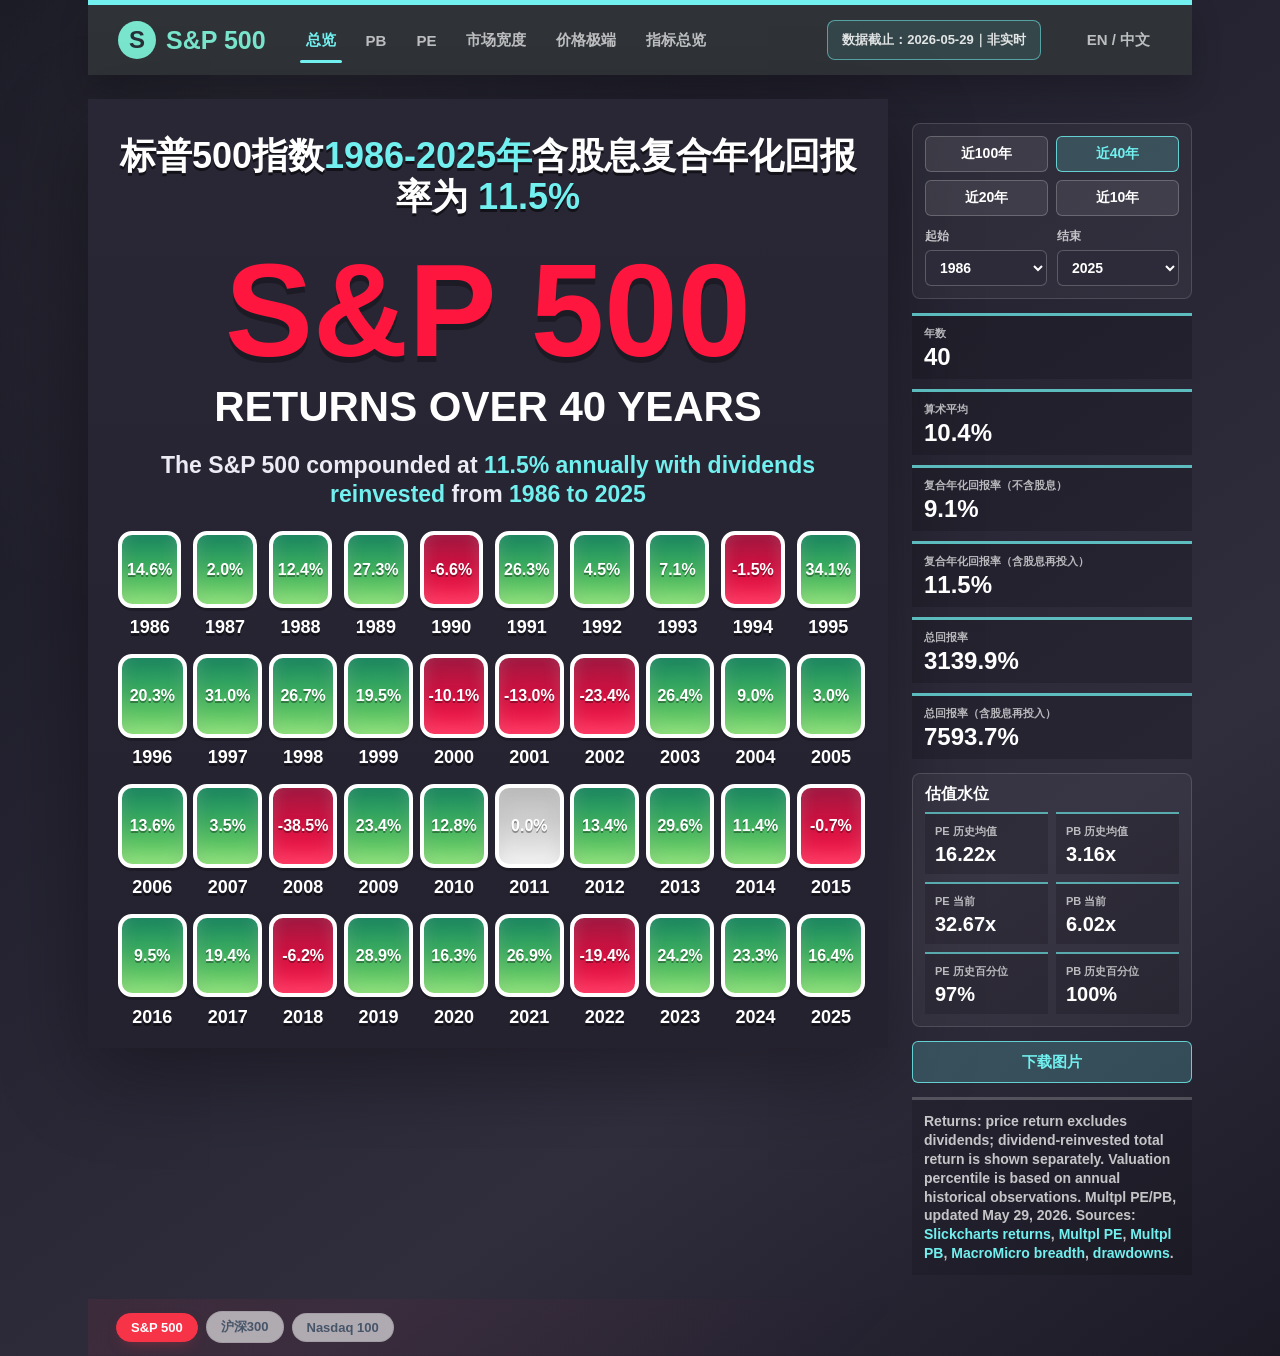
<file: index.html>
<!doctype html>
<html lang="zh-CN">
  <head>
    <meta charset="utf-8" />
    <meta name="viewport" content="width=device-width, initial-scale=1" />
    <title>S&amp;P 500 Returns Over the Last 40 Years</title>
    <link rel="stylesheet" href="styles.css" />
  </head>
  <body>
    <div class="page-shell">
      <div class="index-switcher" role="group" aria-label="Index switcher">
        <a class="active" href="index.html">S&amp;P 500</a>
        <a href="csi300.html">沪深300</a>
        <a href="nasdaq100.html">Nasdaq 100</a>
      </div>
      <nav class="top-nav" aria-label="Page views">
        <a class="brand" href="#" aria-label="S&P 500 dashboard home">
          <span class="brand-mark">S</span>
          <strong>S&amp;P 500</strong>
        </a>
        <div class="nav-links" role="group" aria-label="Dashboard sections">
          <button type="button" class="active" data-view="overview" data-ui="navOverview">总览</button>
          <button type="button" data-view="pb">PB</button>
          <button type="button" data-view="pe">PE</button>
          <button type="button" data-view="breadth" data-ui="navBreadth">市场宽度</button>
          <button type="button" data-view="extremes" data-ui="navExtremes">价格极端</button>
          <button type="button" data-view="metrics" data-ui="navMetrics">指标总览</button>
        </div>
        <div class="data-date-badge" data-ui="dataAsOf">数据截止：2026-05-29｜非实时</div>
        <button class="language-toggle" type="button" id="languageToggle">EN / 中文</button>
      </nav>

      <main class="poster" aria-label="S&P 500 returns and valuation views">
        <section class="view-panel active" id="overviewView" data-panel="overview">
          <section class="headline">
            <p class="cn-title">标普500指数<span id="rangeLabelCn">1986-2025年</span>含股息复合年化回报率为 <span id="avgLabel">11.5%</span></p>
            <h1>S&amp;P 500</h1>
            <p class="subtitle" id="subtitle">RETURNS OVER 40 YEARS</p>
            <p class="note">The S&amp;P 500 compounded at <span id="avgLabelEn">11.5% annually with dividends reinvested</span> from <span id="rangeLabelEn">1986 to 2025</span></p>
          </section>

          <section class="returns-grid" id="returnsGrid" aria-label="Annual S&P 500 returns from 1985 to 2024">
          </section>
        </section>

        <section class="view-panel chart-view" id="pbView" data-panel="pb" aria-label="S&P 500 PB chart">
          <header class="chart-header">
            <p data-ui="valuationChartTitle">估值折线图</p>
            <h1>S&amp;P 500 PB</h1>
            <div class="chart-summary">
              <span><span data-ui="current">当前</span> <strong id="pbChartCurrent">6.02x</strong></span>
              <span><span data-ui="historicalAverage">历史均值</span> <strong id="pbChartAverage">3.16x</strong></span>
              <span><span data-ui="historicalPercentile">历史百分位</span> <strong id="pbChartPercentile">100%</strong></span>
            </div>
          </header>
          <div class="line-chart" id="pbChart"></div>
        </section>

        <section class="view-panel chart-view" id="peView" data-panel="pe" aria-label="S&P 500 PE chart">
          <header class="chart-header">
            <p data-ui="valuationChartTitle">估值折线图</p>
            <h1>S&amp;P 500 PE</h1>
            <div class="chart-summary">
              <span><span data-ui="current">当前</span> <strong id="peChartCurrent">32.67x</strong></span>
              <span><span data-ui="historicalAverage">历史均值</span> <strong id="peChartAverage">16.22x</strong></span>
              <span><span data-ui="historicalPercentile">历史百分位</span> <strong id="peChartPercentile">97%</strong></span>
            </div>
          </header>
          <div class="line-chart" id="peChart"></div>
        </section>

        <section class="view-panel chart-view" id="breadthView" data-panel="breadth" aria-label="S&P 500 market breadth chart">
          <header class="chart-header">
            <p data-ui="navBreadth">市场宽度</p>
            <h1>S&amp;P 500 Breadth</h1>
            <div class="chart-summary">
              <span><span data-ui="ma50Label">MA50 上方股票</span> <strong id="breadthMa50">52.28%</strong></span>
              <span><span data-ui="ma200Label">MA200 上方股票</span> <strong id="breadthMa200">55.26%</strong></span>
              <span>S&amp;P 500 <strong id="breadthIndex">7580.06</strong></span>
            </div>
          </header>
          <div class="line-chart breadth-chart" id="breadthChart"></div>
        </section>

        <section class="view-panel extremes-view" id="extremesView" data-panel="extremes" aria-label="S&P 500 price extremes">
          <header class="chart-header">
            <p data-ui="extremeDataTitle">价格极端数据</p>
            <h1>S&amp;P 500 Drawdowns</h1>
            <div class="chart-summary">
              <span><span data-ui="sample">样本</span> <strong id="extremeCount">0</strong></span>
              <span><span data-ui="maxDrawdown">最大跌幅</span> <strong id="worstDrawdown">-86.2%</strong></span>
              <span><span data-ui="longestDuration">最长持续</span> <strong id="longestDecline">61月</strong></span>
            </div>
          </header>
          <div class="drawdown-table-wrap">
            <table class="drawdown-table">
              <thead>
                <tr>
                  <th data-i18n="event">事件</th>
                  <th data-i18n="peak">峰值</th>
                  <th data-i18n="trough">低点</th>
                  <th data-i18n="duration">持续时间</th>
                  <th data-i18n="decline">跌幅</th>
                </tr>
              </thead>
              <tbody id="drawdownTable"></tbody>
            </table>
          </div>
        </section>

        <section class="view-panel metrics-view" id="metricsView" data-panel="metrics" aria-label="S&P 500 metrics overview">
          <header class="chart-header">
            <p data-ui="metricsTitle">指标总览</p>
            <h1>S&amp;P 500 Metrics</h1>
            <div class="chart-summary">
              <span><span data-ui="built">已完成</span> <strong id="builtMetricCount">0</strong></span>
              <span><span data-ui="nextUp">优先补充</span> <strong id="priorityMetricCount">0</strong></span>
              <span><span data-ui="totalMetrics">全部指标</span> <strong id="totalMetricCount">0</strong></span>
            </div>
            <p class="metrics-note" data-ui="metricsNote">已纳入前面提到的全部 S&amp;P 500 指标，并在右侧写入当前值或最近参考值。</p>
          </header>
          <div class="metrics-board" id="metricsBoard"></div>
        </section>
      </main>

      <aside class="sidebar" aria-label="Return range controls and statistics">
        <section class="controls" aria-label="Select year range">
          <div class="quick-ranges" role="group" aria-label="Quick year ranges">
            <button type="button" data-years="100" data-range-label="100">近100年</button>
            <button type="button" data-years="40" data-range-label="40" class="active">近40年</button>
            <button type="button" data-years="20" data-range-label="20">近20年</button>
            <button type="button" data-years="10" data-range-label="10">近10年</button>
          </div>
          <div class="year-selectors">
            <label>
              <span data-ui="start">起始</span>
              <select id="startYear"></select>
            </label>
            <label>
              <span data-ui="end">结束</span>
              <select id="endYear"></select>
            </label>
          </div>
        </section>

        <section class="stats" aria-label="Selected range statistics">
          <div><span data-ui="years">Years</span><strong id="countLabel">40</strong></div>
          <div><span data-ui="average">算术平均</span><strong id="statAverage">10.4%</strong></div>
          <div><span data-ui="compoundAnnualReturn">复合年化回报率（不含股息）</span><strong id="statCagr">9.1%</strong></div>
          <div><span data-ui="compoundAnnualReturnWithDividends">复合年化回报率（含股息再投入）</span><strong id="statCagrWithDividends">11.5%</strong></div>
          <div><span data-ui="totalReturn">Total Return</span><strong id="statTotalReturn">3139.9%</strong></div>
          <div><span data-ui="totalReturnWithDividends">总回报率（含股息再投入）</span><strong id="statTotalReturnWithDividends">7593.7%</strong></div>
        </section>

        <section class="valuation-panel" aria-label="S&P 500 valuation levels">
          <h2 data-ui="valuationLevel">估值水位</h2>
          <div class="valuation-grid">
            <div><span data-ui="peAvg">PE 历史均值</span><strong id="peAverage">16.22x</strong></div>
            <div><span data-ui="pbAvg">PB 历史均值</span><strong id="pbAverage">3.16x</strong></div>
            <div><span data-ui="peNow">PE 当前</span><strong id="peCurrent">32.67x</strong></div>
            <div><span data-ui="pbNow">PB 当前</span><strong id="pbCurrent">6.02x</strong></div>
            <div><span data-ui="pePercentileLabel">PE 历史百分位</span><strong id="pePercentile">97%</strong></div>
            <div><span data-ui="pbPercentileLabel">PB 历史百分位</span><strong id="pbPercentile">100%</strong></div>
          </div>
        </section>

        <button class="download-button" type="button" id="downloadPoster" data-ui="download">下载图片</button>

        <footer class="source-note">
          Returns: price return excludes dividends; dividend-reinvested total return is shown separately.
          Valuation percentile is based on annual historical observations. Multpl PE/PB, updated May 29, 2026.
          Sources:
          <a href="https://www.slickcharts.com/sp500/returns/details">Slickcharts returns</a>,
          <a href="https://www.multpl.com/s-p-500-pe-ratio">Multpl PE</a>,
          <a href="https://www.multpl.com/s-p-500-price-to-book">Multpl PB</a>,
          <a href="https://en.macromicro.me/collections/16106/20Charts_344136/81081/S-P-500-Breadth">MacroMicro breadth</a>,
          <a href="https://www.trendfollowing.com/pdfs/sp.pdf">drawdowns</a>.
        </footer>
      </aside>
    </div>
    <script src="sp500-poster.js?v=20260602-data-date"></script>
  </body>
</html>
</file>
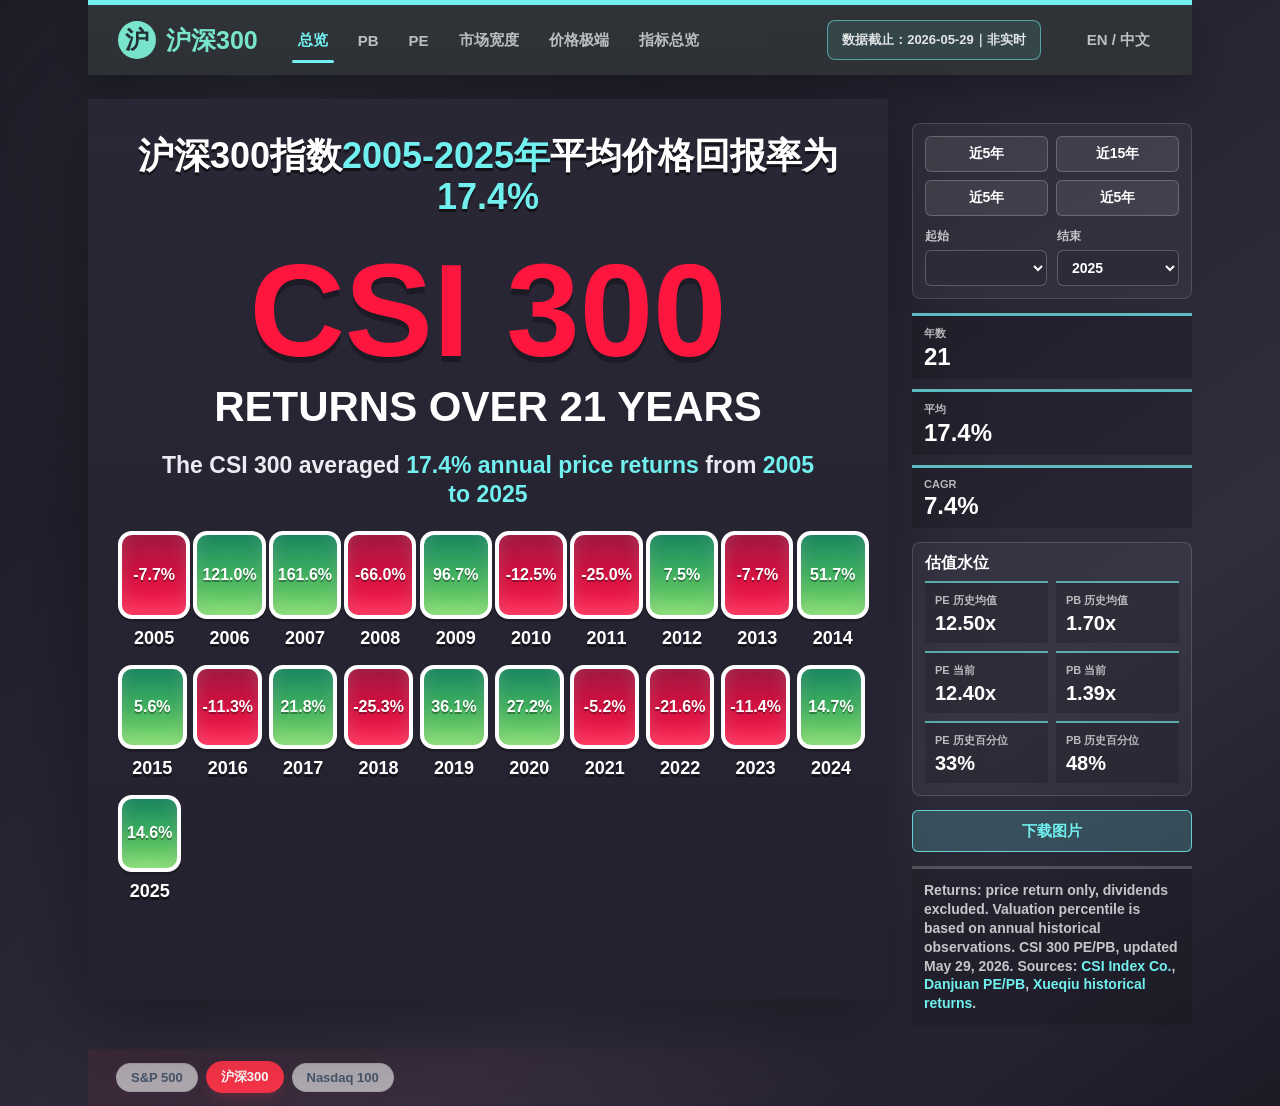
<file: csi300.html>
<!doctype html>
<html lang="zh-CN">
  <head>
    <meta charset="utf-8" />
    <meta name="viewport" content="width=device-width, initial-scale=1" />
    <title>沪深300 Returns Over the Last 21 Years</title>
    <link rel="stylesheet" href="styles.css" />
  </head>
  <body>
    <div class="page-shell">
      <div class="index-switcher" role="group" aria-label="Index switcher">
        <a href="index.html">S&amp;P 500</a>
        <a class="active" href="csi300.html">沪深300</a>
        <a href="nasdaq100.html">Nasdaq 100</a>
      </div>
      <nav class="top-nav" aria-label="Page views">
        <a class="brand" href="#" aria-label="CSI 300 dashboard home">
          <span class="brand-mark">沪</span>
          <strong>沪深300</strong>
        </a>
        <div class="nav-links" role="group" aria-label="Dashboard sections">
          <button type="button" class="active" data-view="overview" data-ui="navOverview">总览</button>
          <button type="button" data-view="pb">PB</button>
          <button type="button" data-view="pe">PE</button>
          <button type="button" data-view="breadth" data-ui="navBreadth">市场宽度</button>
          <button type="button" data-view="extremes" data-ui="navExtremes">价格极端</button>
          <button type="button" data-view="metrics" data-ui="navMetrics">指标总览</button>
        </div>
        <div class="data-date-badge" data-ui="dataAsOf">数据截止：2026-05-29｜非实时</div>
        <button class="language-toggle" type="button" id="languageToggle">EN / 中文</button>
      </nav>

      <main class="poster" aria-label="CSI 300 returns and valuation views">
        <section class="view-panel active" id="overviewView" data-panel="overview">
          <section class="headline">
            <p class="cn-title">沪深300指数<span id="rangeLabelCn">2005-2025年</span>平均价格回报率为 <span id="avgLabel">13.7%</span></p>
            <h1>CSI 300</h1>
            <p class="subtitle" id="subtitle">RETURNS OVER 21 YEARS</p>
            <p class="note">The CSI 300 averaged <span id="avgLabelEn">13.7% annual price returns</span> from <span id="rangeLabelEn">2005 to 2025</span></p>
          </section>

          <section class="returns-grid" id="returnsGrid" aria-label="Annual CSI 300 returns from 2005 to 2025">
          </section>
        </section>

        <section class="view-panel chart-view" id="pbView" data-panel="pb" aria-label="CSI 300 PB chart">
          <header class="chart-header">
            <p data-ui="valuationChartTitle">估值折线图</p>
            <h1>CSI 300 PB</h1>
            <div class="chart-summary">
              <span><span data-ui="current">当前</span> <strong id="pbChartCurrent">1.39x</strong></span>
              <span><span data-ui="historicalAverage">历史均值</span> <strong id="pbChartAverage">1.70x</strong></span>
              <span><span data-ui="historicalPercentile">历史百分位</span> <strong id="pbChartPercentile">48%</strong></span>
            </div>
          </header>
          <div class="line-chart" id="pbChart"></div>
        </section>

        <section class="view-panel chart-view" id="peView" data-panel="pe" aria-label="CSI 300 PE chart">
          <header class="chart-header">
            <p data-ui="valuationChartTitle">估值折线图</p>
            <h1>CSI 300 PE</h1>
            <div class="chart-summary">
              <span><span data-ui="current">当前</span> <strong id="peChartCurrent">12.40x</strong></span>
              <span><span data-ui="historicalAverage">历史均值</span> <strong id="peChartAverage">12.50x</strong></span>
              <span><span data-ui="historicalPercentile">历史百分位</span> <strong id="peChartPercentile">33%</strong></span>
            </div>
          </header>
          <div class="line-chart" id="peChart"></div>
        </section>

        <section class="view-panel chart-view" id="breadthView" data-panel="breadth" aria-label="CSI 300 market breadth chart">
          <header class="chart-header">
            <p data-ui="navBreadth">市场宽度</p>
            <h1>CSI 300 Breadth</h1>
            <div class="chart-summary">
              <span><span data-ui="ma50Label">MA50 上方股票</span> <strong id="breadthMa50">51.30%</strong></span>
              <span><span data-ui="ma200Label">MA200 上方股票</span> <strong id="breadthMa200">48.60%</strong></span>
              <span>CSI 300 <strong id="breadthIndex">4035.20</strong></span>
            </div>
          </header>
          <div class="line-chart breadth-chart" id="breadthChart"></div>
        </section>

        <section class="view-panel extremes-view" id="extremesView" data-panel="extremes" aria-label="CSI 300 price extremes">
          <header class="chart-header">
            <p data-ui="extremeDataTitle">价格极端数据</p>
            <h1>CSI 300 Drawdowns</h1>
            <div class="chart-summary">
              <span><span data-ui="sample">样本</span> <strong id="extremeCount">0</strong></span>
              <span><span data-ui="maxDrawdown">最大跌幅</span> <strong id="worstDrawdown">-73.8%</strong></span>
              <span><span data-ui="longestDuration">最长持续</span> <strong id="longestDecline">20月</strong></span>
            </div>
          </header>
          <div class="drawdown-table-wrap">
            <table class="drawdown-table">
              <thead>
                <tr>
                  <th data-i18n="event">事件</th>
                  <th data-i18n="peak">峰值</th>
                  <th data-i18n="trough">低点</th>
                  <th data-i18n="duration">持续时间</th>
                  <th data-i18n="decline">跌幅</th>
                </tr>
              </thead>
              <tbody id="drawdownTable"></tbody>
            </table>
          </div>
        </section>

        <section class="view-panel metrics-view" id="metricsView" data-panel="metrics" aria-label="CSI 300 metrics overview">
          <header class="chart-header">
            <p data-ui="metricsTitle">指标总览</p>
            <h1>CSI 300 Metrics</h1>
            <div class="chart-summary">
              <span><span data-ui="built">已完成</span> <strong id="builtMetricCount">0</strong></span>
              <span><span data-ui="nextUp">优先补充</span> <strong id="priorityMetricCount">0</strong></span>
              <span><span data-ui="totalMetrics">全部指标</span> <strong id="totalMetricCount">0</strong></span>
            </div>
            <p class="metrics-note" data-ui="metricsNote">已纳入前面提到的全部沪深300指标，并在右侧写入当前值或最近参考值。</p>
          </header>
          <div class="metrics-board" id="metricsBoard"></div>
        </section>
      </main>

      <aside class="sidebar" aria-label="Return range controls and statistics">
        <section class="controls" aria-label="Select year range">
          <div class="quick-ranges" role="group" aria-label="Quick year ranges">
            <button type="button" data-years="5" data-range-label="5">近5年</button>
            <button type="button" data-years="15" data-range-label="15" class="active">近15年</button>
            <button type="button" data-years="5" data-range-label="5">近5年</button>
            <button type="button" data-years="5" data-range-label="5">近5年</button>
          </div>
          <div class="year-selectors">
            <label>
              <span data-ui="start">起始</span>
              <select id="startYear"></select>
            </label>
            <label>
              <span data-ui="end">结束</span>
              <select id="endYear"></select>
            </label>
          </div>
        </section>

        <section class="stats" aria-label="Selected range statistics">
          <div><span data-ui="years">Years</span><strong id="countLabel">21</strong></div>
          <div><span data-ui="average">Average</span><strong id="statAverage">13.7%</strong></div>
          <div><span>CAGR</span><strong id="statCagr">8.6%</strong></div>
        </section>

        <section class="valuation-panel" aria-label="CSI 300 valuation levels">
          <h2 data-ui="valuationLevel">估值水位</h2>
          <div class="valuation-grid">
            <div><span data-ui="peAvg">PE 历史均值</span><strong id="peAverage">12.50x</strong></div>
            <div><span data-ui="pbAvg">PB 历史均值</span><strong id="pbAverage">1.70x</strong></div>
            <div><span data-ui="peNow">PE 当前</span><strong id="peCurrent">12.40x</strong></div>
            <div><span data-ui="pbNow">PB 当前</span><strong id="pbCurrent">1.39x</strong></div>
            <div><span data-ui="pePercentileLabel">PE 历史百分位</span><strong id="pePercentile">33%</strong></div>
            <div><span data-ui="pbPercentileLabel">PB 历史百分位</span><strong id="pbPercentile">48%</strong></div>
          </div>
        </section>

        <button class="download-button" type="button" id="downloadPoster" data-ui="download">下载图片</button>

        <footer class="source-note">
          Returns: price return only, dividends excluded.
          Valuation percentile is based on annual historical observations. CSI 300 PE/PB, updated May 29, 2026.
          Sources:
          <a href="https://www.csindex.com.cn/zh-CN/indices/index-detail/000300">CSI Index Co.</a>,
          <a href="https://danjuanapp.com/dj-valuation-table-detail/SH000300">Danjuan PE/PB</a>,
          <a href="https://xueqiu.com">Xueqiu historical returns</a>.
        </footer>
      </aside>
    </div>
    <script src="csi300-poster.js?v=20260602-data-date"></script>
  </body>
</html>
</file>
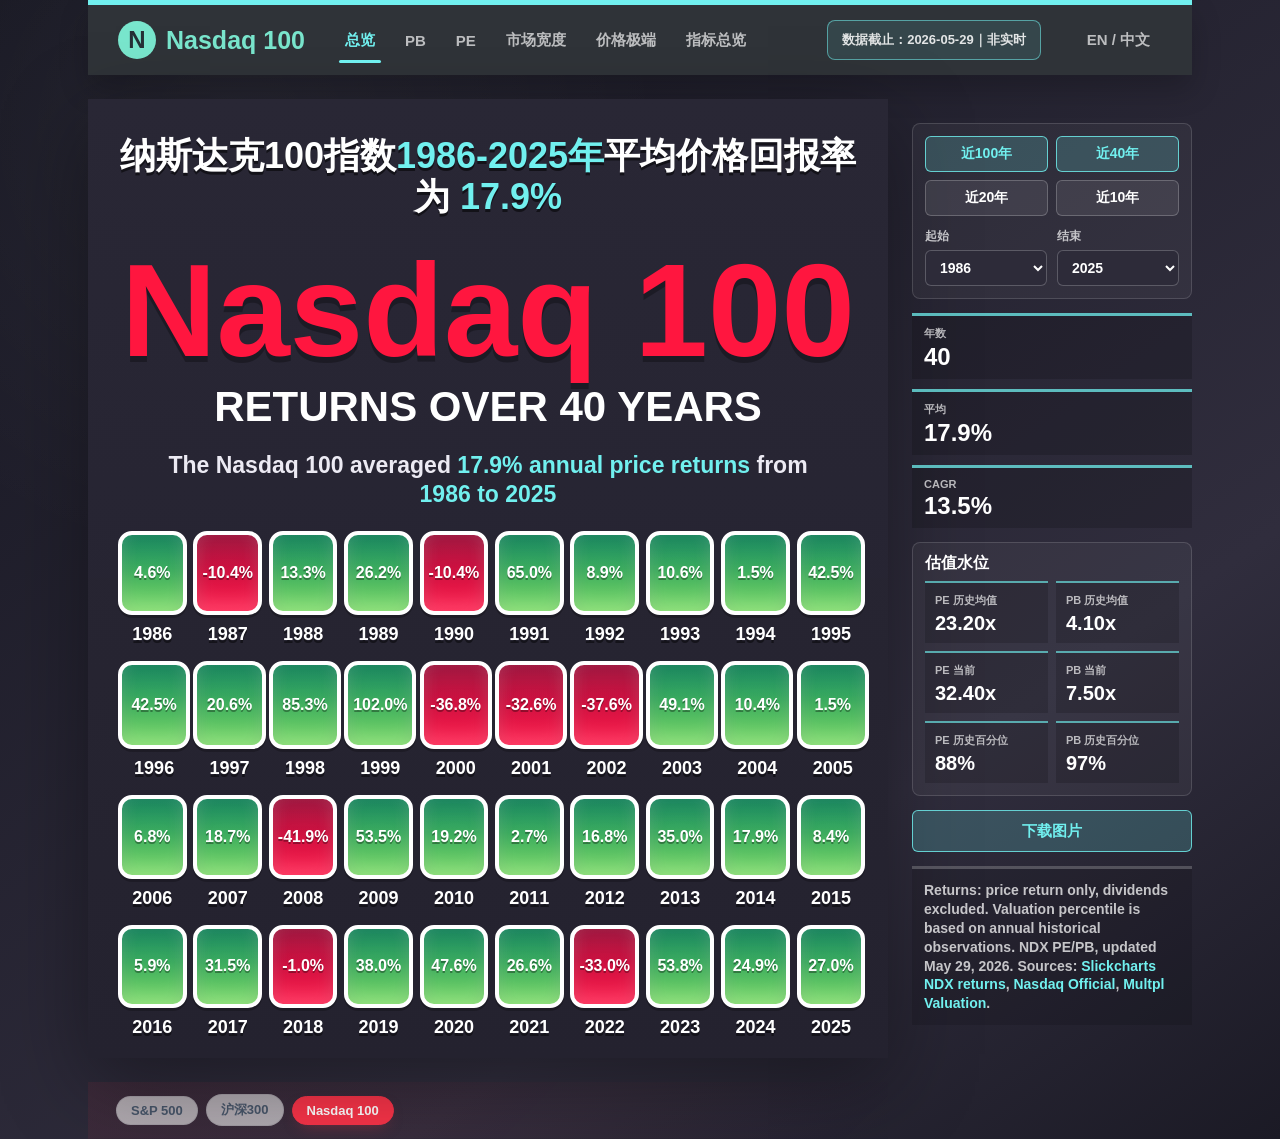
<file: nasdaq100.html>
<!doctype html>
<html lang="zh-CN">
  <head>
    <meta charset="utf-8" />
    <meta name="viewport" content="width=device-width, initial-scale=1" />
    <title>Nasdaq 100 Returns Over the Last 40 Years</title>
    <link rel="stylesheet" href="styles.css" />
  </head>
  <body>
    <div class="page-shell">
      <div class="index-switcher" role="group" aria-label="Index switcher">
        <a href="index.html">S&amp;P 500</a>
        <a href="csi300.html">沪深300</a>
        <a class="active" href="nasdaq100.html">Nasdaq 100</a>
      </div>
      <nav class="top-nav" aria-label="Page views">
        <a class="brand" href="#" aria-label="Nasdaq 100 dashboard home">
          <span class="brand-mark">N</span>
          <strong>Nasdaq 100</strong>
        </a>
        <div class="nav-links" role="group" aria-label="Dashboard sections">
          <button type="button" class="active" data-view="overview" data-ui="navOverview">总览</button>
          <button type="button" data-view="pb">PB</button>
          <button type="button" data-view="pe">PE</button>
          <button type="button" data-view="breadth" data-ui="navBreadth">市场宽度</button>
          <button type="button" data-view="extremes" data-ui="navExtremes">价格极端</button>
          <button type="button" data-view="metrics" data-ui="navMetrics">指标总览</button>
        </div>
        <div class="data-date-badge" data-ui="dataAsOf">数据截止：2026-05-29｜非实时</div>
        <button class="language-toggle" type="button" id="languageToggle">EN / 中文</button>
      </nav>

      <main class="poster" aria-label="Nasdaq 100 returns and valuation views">
        <section class="view-panel active" id="overviewView" data-panel="overview">
          <section class="headline">
            <p class="cn-title">纳斯达克100指数<span id="rangeLabelCn">1986-2025年</span>平均价格回报率为 <span id="avgLabel">16.7%</span></p>
            <h1>Nasdaq 100</h1>
            <p class="subtitle" id="subtitle">RETURNS OVER 40 YEARS</p>
            <p class="note">The Nasdaq 100 averaged <span id="avgLabelEn">16.7% annual price returns</span> from <span id="rangeLabelEn">1986 to 2025</span></p>
          </section>

          <section class="returns-grid" id="returnsGrid" aria-label="Annual Nasdaq 100 returns from 1986 to 2025">
          </section>
        </section>

        <section class="view-panel chart-view" id="pbView" data-panel="pb" aria-label="Nasdaq 100 PB chart">
          <header class="chart-header">
            <p data-ui="valuationChartTitle">估值折线图</p>
            <h1>Nasdaq 100 PB</h1>
            <div class="chart-summary">
              <span><span data-ui="current">当前</span> <strong id="pbChartCurrent">7.50x</strong></span>
              <span><span data-ui="historicalAverage">历史均值</span> <strong id="pbChartAverage">4.10x</strong></span>
              <span><span data-ui="historicalPercentile">历史百分位</span> <strong id="pbChartPercentile">97%</strong></span>
            </div>
          </header>
          <div class="line-chart" id="pbChart"></div>
        </section>

        <section class="view-panel chart-view" id="peView" data-panel="pe" aria-label="Nasdaq 100 PE chart">
          <header class="chart-header">
            <p data-ui="valuationChartTitle">估值折线图</p>
            <h1>Nasdaq 100 PE</h1>
            <div class="chart-summary">
              <span><span data-ui="current">当前</span> <strong id="peChartCurrent">32.40x</strong></span>
              <span><span data-ui="historicalAverage">历史均值</span> <strong id="peChartAverage">23.20x</strong></span>
              <span><span data-ui="historicalPercentile">历史百分位</span> <strong id="peChartPercentile">88%</strong></span>
            </div>
          </header>
          <div class="line-chart" id="peChart"></div>
        </section>

        <section class="view-panel chart-view" id="breadthView" data-panel="breadth" aria-label="Nasdaq 100 market breadth chart">
          <header class="chart-header">
            <p data-ui="navBreadth">市场宽度</p>
            <h1>Nasdaq 100 Breadth</h1>
            <div class="chart-summary">
              <span><span data-ui="ma50Label">MA50 上方股票</span> <strong id="breadthMa50">56.10%</strong></span>
              <span><span data-ui="ma200Label">MA200 上方股票</span> <strong id="breadthMa200">60.40%</strong></span>
              <span>Nasdaq 100 <strong id="breadthIndex">22510.20</strong></span>
            </div>
          </header>
          <div class="line-chart breadth-chart" id="breadthChart"></div>
        </section>

        <section class="view-panel extremes-view" id="extremesView" data-panel="extremes" aria-label="Nasdaq 100 price extremes">
          <header class="chart-header">
            <p data-ui="extremeDataTitle">价格极端数据</p>
            <h1>Nasdaq 100 Drawdowns</h1>
            <div class="chart-summary">
              <span><span data-ui="sample">样本</span> <strong id="extremeCount">0</strong></span>
              <span><span data-ui="maxDrawdown">最大跌幅</span> <strong id="worstDrawdown">-82.9%</strong></span>
              <span><span data-ui="longestDuration">最长持续</span> <strong id="longestDecline">31月</strong></span>
            </div>
          </header>
          <div class="drawdown-table-wrap">
            <table class="drawdown-table">
              <thead>
                <tr>
                  <th data-i18n="event">事件</th>
                  <th data-i18n="peak">峰值</th>
                  <th data-i18n="trough">低点</th>
                  <th data-i18n="duration">持续时间</th>
                  <th data-i18n="decline">跌幅</th>
                </tr>
              </thead>
              <tbody id="drawdownTable"></tbody>
            </table>
          </div>
        </section>

        <section class="view-panel metrics-view" id="metricsView" data-panel="metrics" aria-label="Nasdaq 100 metrics overview">
          <header class="chart-header">
            <p data-ui="metricsTitle">指标总览</p>
            <h1>Nasdaq 100 Metrics</h1>
            <div class="chart-summary">
              <span><span data-ui="built">已完成</span> <strong id="builtMetricCount">0</strong></span>
              <span><span data-ui="nextUp">优先补充</span> <strong id="priorityMetricCount">0</strong></span>
              <span><span data-ui="totalMetrics">全部指标</span> <strong id="totalMetricCount">0</strong></span>
            </div>
            <p class="metrics-note" data-ui="metricsNote">已纳入前面提到的全部纳指100指标，并在右侧写入当前值或最近参考值。</p>
          </header>
          <div class="metrics-board" id="metricsBoard"></div>
        </section>
      </main>

      <aside class="sidebar" aria-label="Return range controls and statistics">
        <section class="controls" aria-label="Select year range">
          <div class="quick-ranges" role="group" aria-label="Quick year ranges">
            <button type="button" data-years="100" data-range-label="100">近100年</button>
            <button type="button" data-years="40" data-range-label="40" class="active">近40年</button>
            <button type="button" data-years="20" data-range-label="20">近20年</button>
            <button type="button" data-years="10" data-range-label="10">近10年</button>
          </div>
          <div class="year-selectors">
            <label>
              <span data-ui="start">起始</span>
              <select id="startYear"></select>
            </label>
            <label>
              <span data-ui="end">结束</span>
              <select id="endYear"></select>
            </label>
          </div>
        </section>

        <section class="stats" aria-label="Selected range statistics">
          <div><span data-ui="years">Years</span><strong id="countLabel">40</strong></div>
          <div><span data-ui="average">Average</span><strong id="statAverage">16.7%</strong></div>
          <div><span>CAGR</span><strong id="statCagr">14.2%</strong></div>
        </section>

        <section class="valuation-panel" aria-label="Nasdaq 100 valuation levels">
          <h2 data-ui="valuationLevel">估值水位</h2>
          <div class="valuation-grid">
            <div><span data-ui="peAvg">PE 历史均值</span><strong id="peAverage">23.20x</strong></div>
            <div><span data-ui="pbAvg">PB 历史均值</span><strong id="pbAverage">4.10x</strong></div>
            <div><span data-ui="peNow">PE 当前</span><strong id="peCurrent">32.40x</strong></div>
            <div><span data-ui="pbNow">PB 当前</span><strong id="pbCurrent">7.50x</strong></div>
            <div><span data-ui="pePercentileLabel">PE 历史百分位</span><strong id="pePercentile">88%</strong></div>
            <div><span data-ui="pbPercentileLabel">PB 历史百分位</span><strong id="pbPercentile">97%</strong></div>
          </div>
        </section>

        <button class="download-button" type="button" id="downloadPoster" data-ui="download">下载图片</button>

        <footer class="source-note">
          Returns: price return only, dividends excluded.
          Valuation percentile is based on annual historical observations. NDX PE/PB, updated May 29, 2026.
          Sources:
          <a href="https://www.slickcharts.com/nasdaq100">Slickcharts NDX returns</a>,
          <a href="https://www.nasdaq.com/market-activity/quotes/nasdaq-ndx-index">Nasdaq Official</a>,
          <a href="https://www.multpl.com">Multpl Valuation</a>.
        </footer>
      </aside>
    </div>
    <script src="nasdaq100-poster.js?v=20260602-data-date"></script>
  </body>
</html>
</file>
<file: styles.css>
:root {
  color-scheme: dark;
  --bg: #22212d;
  --paper: #252331;
  --ink: #fbfbff;
  --muted: #eceaf3;
  --accent: #71f0ef;
  --red: #ff163f;
  --green-top: #078557;
  --green-bottom: #7cdb67;
  --loss-top: #a50937;
  --loss-bottom: #ff1b4b;
  --flat-top: #b3b3b3;
  --flat-bottom: #efefef;
}

* {
  box-sizing: border-box;
}

html,
body {
  min-height: 100%;
}

body {
  margin: 0;
  display: grid;
  place-items: start center;
  background:
    radial-gradient(circle at 18% 12%, rgba(255, 255, 255, 0.05), transparent 30%),
    linear-gradient(145deg, #171722, #302d3d 70%, #1b1a25);
  color: var(--ink);
  font-family: Arial, "PingFang SC", "Microsoft YaHei", system-ui, -apple-system, BlinkMacSystemFont, "Segoe UI", sans-serif;
}

.page-shell {
  display: grid;
  grid-template-columns: minmax(0, 800px) minmax(240px, 280px);
  grid-template-areas:
    "nav nav"
    "main sidebar";
  gap: 24px;
  align-items: start;
  width: min(100vw, 1104px);
}

.top-nav {
  grid-area: nav;
  display: flex;
  align-items: center;
  gap: 34px;
  min-height: 70px;
  padding: 0 30px;
  border-top: 5px solid var(--accent);
  background: #2f3338;
  box-shadow: 0 14px 30px rgba(0, 0, 0, 0.2);
  overflow: hidden;
}

.brand {
  display: inline-flex;
  align-items: center;
  gap: 10px;
  color: #79e6cd;
  text-decoration: none;
  white-space: nowrap;
}

.brand-mark {
  display: grid;
  place-items: center;
  width: 38px;
  height: 38px;
  border-radius: 50%;
  background: #79e6cd;
  color: #263036;
  font-size: 24px;
  font-weight: 900;
}

.brand strong {
  font-size: 25px;
  line-height: 1;
}

.nav-links {
  display: flex;
  align-items: stretch;
  gap: 18px;
  min-width: 0;
  flex: 1;
}

.data-date-badge {
  display: grid;
  place-items: center;
  min-height: 40px;
  padding: 0 14px;
  border: 1px solid rgba(113, 240, 239, 0.55);
  border-radius: 8px;
  background: rgba(113, 240, 239, 0.1);
  color: rgba(255, 255, 255, 0.86);
  font-size: 13px;
  font-weight: 900;
  white-space: nowrap;
}

.top-nav button {
  position: relative;
  min-height: 70px;
  border: 0;
  border-radius: 0;
  background: transparent;
  color: rgba(255, 255, 255, 0.68);
  font-size: 15px;
  font-weight: 800;
  cursor: pointer;
}

.top-nav button:hover,
.top-nav button.active {
  color: var(--accent);
}

.top-nav button.active::after {
  content: "";
  position: absolute;
  right: 0;
  bottom: 12px;
  left: 0;
  height: 3px;
  border-radius: 999px;
  background: var(--accent);
}

.poster {
  grid-area: main;
  width: 100%;
  min-height: min(100vh, 940px);
  padding: clamp(24px, 4vw, 36px) clamp(16px, 3vw, 30px) 22px;
  background:
    linear-gradient(180deg, rgba(255, 255, 255, 0.02), rgba(0, 0, 0, 0.04)),
    var(--paper);
  box-shadow: 0 24px 80px rgba(0, 0, 0, 0.36);
}

.view-panel {
  display: none;
}

.view-panel.active {
  display: block;
}

.headline {
  text-align: center;
}

.cn-title {
  margin: 0;
  font-family: Arial, "PingFang SC", "Microsoft YaHei", sans-serif;
  font-size: clamp(21px, 4vw, 36px);
  font-weight: 900;
  line-height: 1.15;
  color: #fff;
  text-shadow: 0 3px 0 rgba(0, 0, 0, 0.52);
}

.cn-title span,
.note span {
  color: var(--accent);
}

h1 {
  margin: clamp(22px, 4vw, 36px) 0 8px;
  color: var(--red);
  font-size: clamp(70px, 16vw, 132px);
  font-weight: 900;
  line-height: 0.86;
  letter-spacing: 0;
  text-shadow: 0 6px 0 rgba(0, 0, 0, 0.28);
}

.subtitle {
  margin: 18px 0 22px;
  color: #fff;
  font-size: clamp(26px, 5vw, 42px);
  font-weight: 600;
  line-height: 1.05;
}

.note {
  margin: 0 auto 22px;
  max-width: 680px;
  color: var(--muted);
  font-size: clamp(14px, 2.4vw, 23px);
  font-weight: 800;
  line-height: 1.25;
}

.sidebar {
  grid-area: sidebar;
  position: sticky;
  top: 24px;
  display: grid;
  gap: 14px;
  padding-top: 24px;
}

.chart-view {
  min-height: 880px;
}

.chart-header {
  position: relative;
  text-align: center;
}

.language-toggle {
  min-height: 34px;
  padding: 0 12px;
  border: 1px solid rgba(113, 240, 239, 0.68);
  border-radius: 6px;
  background: rgba(113, 240, 239, 0.14);
  color: var(--accent);
  font-size: 13px;
  font-weight: 900;
  cursor: pointer;
  white-space: nowrap;
}

.language-toggle:hover {
  background: rgba(113, 240, 239, 0.24);
}

.chart-header p {
  margin: 0;
  color: var(--accent);
  font-size: 22px;
  font-weight: 900;
}

.chart-header h1 {
  margin: 18px 0 22px;
  font-size: clamp(64px, 13vw, 116px);
}

.chart-summary {
  display: grid;
  grid-template-columns: repeat(3, minmax(0, 1fr));
  gap: 10px;
  margin: 0 0 24px;
}

.chart-summary span {
  display: grid;
  gap: 6px;
  padding: 12px;
  border-top: 3px solid rgba(113, 240, 239, 0.75);
  background: rgba(0, 0, 0, 0.16);
  color: rgba(255, 255, 255, 0.68);
  font-size: 13px;
  font-weight: 800;
}

.chart-summary strong {
  color: #fff;
  font-size: 26px;
  line-height: 1;
}

.line-chart {
  min-height: 560px;
  padding: 8px 0 0;
}

.line-chart svg {
  display: block;
  width: 100%;
  height: auto;
}

.chart-axis,
.chart-grid-line {
  stroke: rgba(255, 255, 255, 0.18);
  stroke-width: 1;
}

.chart-average-line {
  stroke: rgba(113, 240, 239, 0.68);
  stroke-width: 2;
  stroke-dasharray: 8 8;
}

.chart-series {
  fill: none;
  stroke: #ff394d;
  stroke-width: 4;
  stroke-linejoin: round;
  stroke-linecap: round;
}

.chart-point {
  fill: #8df2f1;
  stroke: #fff;
  stroke-width: 3;
}

.breadth-ma50 {
  fill: none;
  stroke: #91d8c5;
  stroke-width: 3;
  stroke-linejoin: round;
  stroke-linecap: round;
}

.breadth-ma200 {
  fill: none;
  stroke: #ef6049;
  stroke-width: 3;
  stroke-linejoin: round;
  stroke-linecap: round;
}

.breadth-index {
  fill: none;
  stroke: #f3f5ff;
  stroke-width: 4;
  stroke-linejoin: round;
  stroke-linecap: round;
}

.chart-threshold {
  stroke: rgba(255, 255, 255, 0.48);
  stroke-width: 2;
  stroke-dasharray: 8 8;
}

.chart-legend {
  fill: rgba(255, 255, 255, 0.86);
  font-size: 13px;
  font-weight: 800;
}

.extremes-view {
  min-height: 880px;
}

.drawdown-table-wrap {
  overflow: auto;
  border: 1px solid rgba(255, 255, 255, 0.14);
  border-radius: 8px;
  background: rgba(0, 0, 0, 0.14);
}

.drawdown-table {
  width: 100%;
  border-collapse: collapse;
  color: #fff;
  font-size: 14px;
}

.drawdown-table th,
.drawdown-table td {
  padding: 13px 12px;
  border-bottom: 1px solid rgba(255, 255, 255, 0.1);
  text-align: left;
  white-space: nowrap;
}

.drawdown-table th {
  position: sticky;
  top: 0;
  z-index: 1;
  background: #302d3a;
  color: var(--accent);
  font-size: 12px;
  text-transform: uppercase;
}

.drawdown-table td:first-child {
  white-space: normal;
  min-width: 150px;
  font-weight: 800;
}

.drawdown-table .loss-cell {
  color: #ff6b7c;
  font-weight: 900;
}

.drawdown-table .duration-cell {
  color: #fff;
  font-weight: 900;
}

.empty-row td {
  padding: 30px 12px;
  color: rgba(255, 255, 255, 0.68);
  text-align: center;
}

.metrics-view {
  min-height: 880px;
}

.metrics-board {
  display: grid;
  grid-template-columns: repeat(2, minmax(0, 1fr));
  gap: 14px;
}

.metrics-note {
  margin: -8px auto 24px;
  max-width: 680px;
  color: rgba(255, 255, 255, 0.72);
  font-size: 15px;
  font-weight: 800;
  line-height: 1.5;
}

.metric-group {
  padding: 14px;
  border: 1px solid rgba(255, 255, 255, 0.14);
  border-radius: 8px;
  background: rgba(255, 255, 255, 0.045);
}

.metric-group h2 {
  margin: 0 0 12px;
  color: var(--accent);
  font-size: 18px;
}

.metric-list {
  display: grid;
  gap: 8px;
  margin: 0;
  padding: 0;
  list-style: none;
}

.metric-list li {
  display: grid;
  grid-template-columns: auto minmax(0, 1fr) auto;
  gap: 10px;
  align-items: center;
  padding: 9px 10px;
  background: rgba(0, 0, 0, 0.14);
  color: rgba(255, 255, 255, 0.82);
  font-size: 13px;
  font-weight: 800;
}

.metric-dot {
  width: 8px;
  height: 8px;
  border-radius: 999px;
  background: rgba(255, 255, 255, 0.38);
}

.metric-value {
  padding: 4px 7px;
  border-radius: 6px;
  background: rgba(113, 240, 239, 0.12);
  color: #fff;
  font-size: 12px;
  font-variant-numeric: tabular-nums;
  text-align: right;
  white-space: nowrap;
}

.metric-done .metric-dot,
.metric-done .metric-value {
  background: rgba(113, 240, 239, 0.28);
  color: var(--accent);
}

.metric-priority .metric-dot,
.metric-priority .metric-value {
  background: rgba(255, 57, 77, 0.25);
  color: #ff7b8a;
}

@media (max-width: 720px) {
  .metrics-board {
    grid-template-columns: 1fr;
  }
}

.chart-label {
  fill: rgba(255, 255, 255, 0.72);
  font-size: 13px;
  font-weight: 800;
}

.chart-value-label {
  fill: #fff;
  font-size: 15px;
  font-weight: 900;
}

.controls {
  display: grid;
  grid-template-columns: 1fr;
  gap: 12px;
  align-items: center;
  margin: 0;
  padding: 12px;
  border: 1px solid rgba(255, 255, 255, 0.14);
  border-radius: 8px;
  background: rgba(255, 255, 255, 0.045);
}

.quick-ranges {
  display: grid;
  grid-template-columns: repeat(2, minmax(0, 1fr));
  gap: 8px;
}

button,
select {
  font: inherit;
}

.quick-ranges button {
  min-height: 36px;
  border: 1px solid rgba(255, 255, 255, 0.22);
  border-radius: 6px;
  background: rgba(255, 255, 255, 0.08);
  color: #fff;
  font-size: 14px;
  font-weight: 900;
  cursor: pointer;
}

.quick-ranges button:hover,
.quick-ranges button.active {
  border-color: rgba(113, 240, 239, 0.8);
  background: rgba(113, 240, 239, 0.18);
  color: var(--accent);
}

.year-selectors {
  display: grid;
  grid-template-columns: repeat(2, minmax(0, 1fr));
  gap: 10px;
}

.year-selectors label {
  display: grid;
  gap: 5px;
  color: rgba(255, 255, 255, 0.72);
  font-size: 12px;
  font-weight: 800;
}

.year-selectors select {
  width: 100%;
  min-width: 0;
  height: 36px;
  padding: 0 28px 0 10px;
  border: 1px solid rgba(255, 255, 255, 0.22);
  border-radius: 6px;
  background: #2d2b39;
  color: #fff;
  font-size: 14px;
  font-weight: 900;
}

.stats {
  display: grid;
  grid-template-columns: 1fr;
  gap: 10px;
  margin: 0;
}

.stats div {
  display: grid;
  gap: 4px;
  padding: 10px 12px;
  border-top: 3px solid rgba(113, 240, 239, 0.75);
  background: rgba(0, 0, 0, 0.16);
}

.stats span {
  color: rgba(255, 255, 255, 0.68);
  font-size: 11px;
  font-weight: 800;
  text-transform: uppercase;
}

.stats strong {
  color: #fff;
  font-size: clamp(16px, 2.7vw, 24px);
  line-height: 1;
}

.valuation-panel {
  display: grid;
  gap: 10px;
  padding: 12px;
  border: 1px solid rgba(255, 255, 255, 0.14);
  border-radius: 8px;
  background: rgba(255, 255, 255, 0.045);
}

.valuation-panel h2 {
  margin: 0;
  color: #fff;
  font-size: 16px;
  line-height: 1;
}

.valuation-grid {
  display: grid;
  grid-template-columns: repeat(2, minmax(0, 1fr));
  gap: 8px;
}

.valuation-grid div {
  display: grid;
  gap: 5px;
  padding: 10px;
  background: rgba(0, 0, 0, 0.16);
  border-top: 2px solid rgba(113, 240, 239, 0.65);
}

.valuation-grid span {
  color: rgba(255, 255, 255, 0.68);
  font-size: 11px;
  font-weight: 800;
}

.valuation-grid strong {
  color: #fff;
  font-size: 20px;
  line-height: 1;
}

.download-button {
  min-height: 42px;
  border: 1px solid rgba(113, 240, 239, 0.8);
  border-radius: 6px;
  background: rgba(113, 240, 239, 0.2);
  color: var(--accent);
  font-size: 15px;
  font-weight: 900;
  cursor: pointer;
}

.download-button:hover {
  background: rgba(113, 240, 239, 0.28);
}

.download-button:disabled {
  cursor: wait;
  opacity: 0.68;
}

.returns-grid {
  display: grid;
  grid-template-columns: repeat(var(--columns, 10), minmax(0, 1fr));
  gap: clamp(13px, 1.5vw, 18px) clamp(9px, 1.2vw, 14px);
}

.year-card {
  display: grid;
  grid-template-rows: 1fr auto;
  gap: 10px;
  min-width: 0;
  color: #fff;
  text-align: center;
  font-weight: 900;
}

.year-card strong {
  display: grid;
  place-items: center;
  aspect-ratio: 0.82;
  width: 100%;
  min-height: 0;
  padding: 5px;
  border: 4px solid #fff;
  border-radius: 14px;
  font-size: clamp(11px, 1.95vw, 16px);
  line-height: 1;
  text-shadow: 0 2px 0 rgba(0, 0, 0, 0.34);
  box-shadow:
    inset 0 -10px 18px rgba(255, 255, 255, 0.16),
    inset 0 10px 18px rgba(0, 0, 0, 0.08),
    0 3px 0 rgba(0, 0, 0, 0.22);
}

.year-card span {
  font-size: clamp(12px, 2vw, 18px);
  line-height: 1;
  text-shadow: 0 3px 0 rgba(0, 0, 0, 0.45);
}

.gain strong {
  background:
    linear-gradient(180deg, rgba(255, 255, 255, 0.09), transparent 45%),
    linear-gradient(180deg, var(--green-top), var(--green-bottom));
}

.loss strong {
  background:
    linear-gradient(180deg, rgba(255, 255, 255, 0.07), transparent 42%),
    linear-gradient(180deg, var(--loss-top), var(--loss-bottom));
}

.flat strong {
  color: #fff;
  background:
    linear-gradient(180deg, rgba(255, 255, 255, 0.28), transparent 45%),
    linear-gradient(180deg, var(--flat-top), var(--flat-bottom));
}

.source-note {
  margin: 0;
  padding: 12px;
  border-top: 3px solid rgba(255, 255, 255, 0.22);
  background: rgba(0, 0, 0, 0.12);
  text-align: left;
  font-size: clamp(11px, 1.7vw, 14px);
  font-weight: 700;
  line-height: 1.35;
  color: rgba(255, 255, 255, 0.74);
}

.source-note a {
  color: var(--accent);
  text-decoration: none;
}

.source-note a:hover {
  text-decoration: underline;
}

@media (max-width: 920px) {
  .page-shell {
    width: min(100vw, 800px);
    grid-template-columns: 1fr;
    grid-template-areas:
      "nav"
      "main"
      "sidebar";
    gap: 16px;
  }

  .sidebar {
    position: static;
    padding: 0 clamp(12px, 3vw, 24px) 24px;
  }

  .controls {
    grid-template-columns: 1fr;
  }

  .quick-ranges {
    grid-template-columns: repeat(2, minmax(0, 1fr));
  }

  .stats {
    grid-template-columns: 1fr;
  }

  .source-note {
    text-align: left;
  }

  .top-nav {
    flex-wrap: wrap;
    gap: 10px 18px;
    min-height: 0;
    padding: 12px 16px;
  }

  .brand {
    flex: 1 0 auto;
  }

  .nav-links {
    order: 3;
    flex: 1 0 100%;
    gap: 18px;
    overflow-x: auto;
    padding-bottom: 2px;
    scrollbar-width: none;
  }

  .nav-links::-webkit-scrollbar {
    display: none;
  }

  .top-nav button {
    min-height: 44px;
    flex: 0 0 auto;
  }

  .top-nav button.active::after {
    bottom: 4px;
  }

  .data-date-badge {
    min-height: 34px;
    font-size: 12px;
  }

  .language-toggle {
    min-height: 34px;
  }

  .chart-view,
  .extremes-view,
  .metrics-view {
    min-height: auto;
  }
}

@media (max-width: 720px) {
  body {
    place-items: start center;
  }

  .poster {
    min-height: auto;
    padding: 18px 12px;
  }

  .top-nav {
    gap: 10px;
  }

  .brand strong {
    font-size: 20px;
  }

  .brand-mark {
    width: 34px;
    height: 34px;
    font-size: 21px;
  }

  .nav-links {
    gap: 14px;
  }

  .data-date-badge {
    font-size: 12px;
    padding: 0 10px;
    flex: 1 1 auto;
  }

  .language-toggle {
    flex: 0 0 auto;
  }

  .returns-grid {
    grid-template-columns: repeat(10, minmax(0, 1fr));
    gap: 8px 4px;
    overflow-x: visible;
    padding-bottom: 0;
  }

  .cn-title {
    font-size: clamp(18px, 6vw, 24px);
  }

  h1,
  .chart-header h1 {
    font-size: clamp(42px, 15vw, 70px);
    margin: 18px 0 8px;
  }

  .subtitle {
    margin: 12px 0 14px;
    font-size: clamp(20px, 7vw, 30px);
  }

  .note {
    margin-bottom: 18px;
    font-size: 14px;
  }

  .year-card {
    gap: 5px;
  }

  .year-card strong {
    aspect-ratio: 0.78;
    border-width: 2px;
    border-radius: 7px;
    font-size: clamp(6px, 1.9vw, 9px);
    padding: 2px;
  }

  .year-card span {
    font-size: clamp(7px, 2vw, 10px);
  }

  .chart-summary {
    grid-template-columns: 1fr;
  }

  .chart-summary strong {
    font-size: 24px;
  }

  .line-chart {
    min-height: 0;
    overflow-x: auto;
    padding-bottom: 8px;
  }

  .line-chart svg {
    min-width: 680px;
  }

  .drawdown-table {
    min-width: 680px;
  }

  .metrics-board {
    grid-template-columns: 1fr;
  }

  .metric-list li {
    grid-template-columns: auto minmax(0, 1fr);
  }

  .metric-value {
    grid-column: 2;
    justify-self: start;
    white-space: normal;
    text-align: left;
  }

  .stats {
    grid-template-columns: repeat(3, minmax(0, 1fr));
  }

  .valuation-grid {
    grid-template-columns: repeat(2, minmax(0, 1fr));
  }

  .controls {
    grid-template-columns: 1fr;
  }

  .year-selectors {
    display: grid;
    grid-template-columns: repeat(2, minmax(0, 1fr));
  }

  .year-selectors select {
    width: 100%;
  }

  h1 {
    font-size: clamp(42px, 15vw, 70px);
  }
}

@media (max-width: 390px) {
  .poster {
    padding-inline: 12px;
  }

  .returns-grid {
    grid-template-columns: repeat(10, minmax(0, 1fr));
    gap: 7px 3px;
  }

  .quick-ranges {
    grid-template-columns: repeat(2, minmax(0, 1fr));
  }

  .stats {
    gap: 8px;
  }

  .stats {
    grid-template-columns: 1fr;
  }

  .valuation-grid {
    grid-template-columns: 1fr;
  }

  .data-date-badge {
    flex: 1 0 100%;
  }

  .stats div {
    padding: 9px 8px;
  }

  .year-card strong {
    border-width: 2px;
    border-radius: 6px;
    font-size: 7px;
  }

  .year-card span {
    font-size: 8px;
  }

  .cn-title {
    font-size: 18px;
  }

  h1,
  .chart-header h1 {
    font-size: 46px;
  }
}

/* === Cross-Index Switcher === */
.index-switcher {
  display: flex;
  align-items: center;
  gap: 8px;
  padding: 12px 28px;
  background: linear-gradient(135deg, rgba(247, 51, 72, 0.08), rgba(15, 23, 42, 0.04));
  border-bottom: 1px solid rgba(15, 23, 42, 0.1);
}

.index-switcher a {
  display: inline-flex;
  align-items: center;
  padding: 6px 14px;
  border-radius: 999px;
  font-size: 13px;
  font-weight: 600;
  color: #475569;
  text-decoration: none;
  background: rgba(255, 255, 255, 0.6);
  border: 1px solid rgba(15, 23, 42, 0.08);
  transition: background 120ms ease, color 120ms ease, border-color 120ms ease;
}

.index-switcher a:hover {
  background: rgba(247, 51, 72, 0.08);
  color: #f73348;
  border-color: rgba(247, 51, 72, 0.3);
}

.index-switcher a.active {
  background: #f73348;
  color: #ffffff;
  border-color: #f73348;
  box-shadow: 0 6px 16px -8px rgba(247, 51, 72, 0.5);
}

@media (max-width: 720px) {
  .index-switcher {
    padding: 8px 16px;
    flex-wrap: wrap;
  }
  .index-switcher a {
    font-size: 12px;
    padding: 5px 10px;
  }
}
</file>
